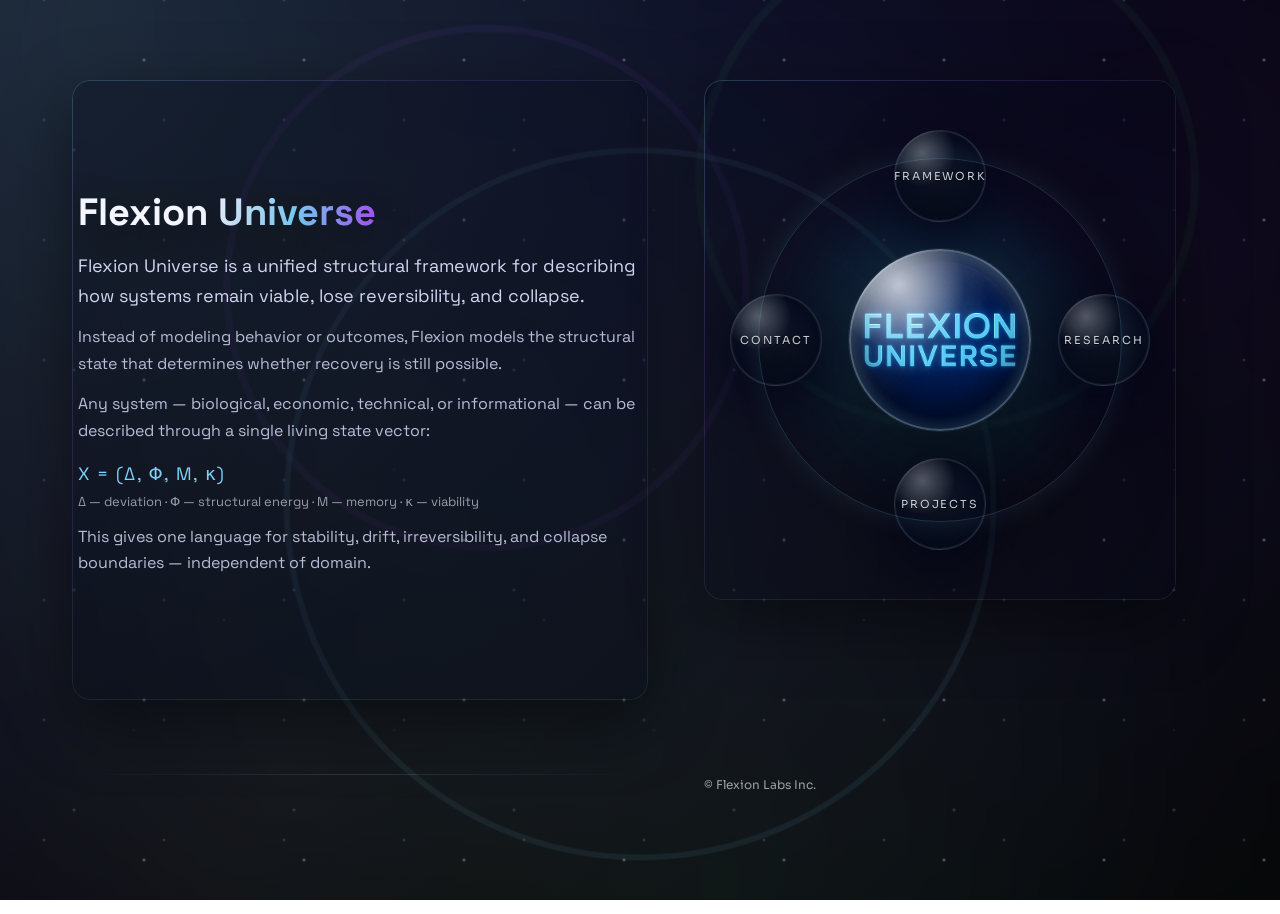
<file: index.html>
<!DOCTYPE html>
<html lang="en">
<head>
  <!-- Google tag (gtag.js) -->
  <script async src="https://www.googletagmanager.com/gtag/js?id=G-0EQL1F0Z2W"></script>
  <script>
    window.dataLayer = window.dataLayer || [];
    function gtag(){dataLayer.push(arguments);}
    gtag('js', new Date());
    gtag('config', 'G-0EQL1F0Z2W');
  </script>

  <meta charset="UTF-8" />
  <meta name="viewport" content="width=device-width, initial-scale=1.0" />
  <title>Flexion Universe</title>

  <link rel="apple-touch-icon" sizes="180x180" href="icons/apple-touch-icon.png">
  <link rel="icon" type="image/png" sizes="32x32" href="icons/favicon-32x32.png">
  <link rel="icon" type="image/png" sizes="16x16" href="icons/favicon-16x16.png">
  <link rel="manifest" href="icons/site.webmanifest">

  <link href="https://fonts.googleapis.com/css2?family=Sora:wght@400;500;600&display=swap" rel="stylesheet" />
  <link rel="stylesheet" href="css/style.css" />
</head>

<body>
  <div class="bg" aria-hidden="true">
    <div class="nebula"></div>
    <div class="rings"></div>
  </div>

  <main class="main">
    <div class="left frame">
      <iframe src="intro-text.html" title="Flexion Universe Intro"></iframe>
    </div>

    <div class="right frame">
      <iframe src="universe-orbit.html" title="Flexion Universe Navigation"></iframe>
    </div> 
     <hr class="hr" />
  <div class="footer">
    <br />© Flexion Labs Inc.
  </div>
  </main>

</body>
</html>
</file>
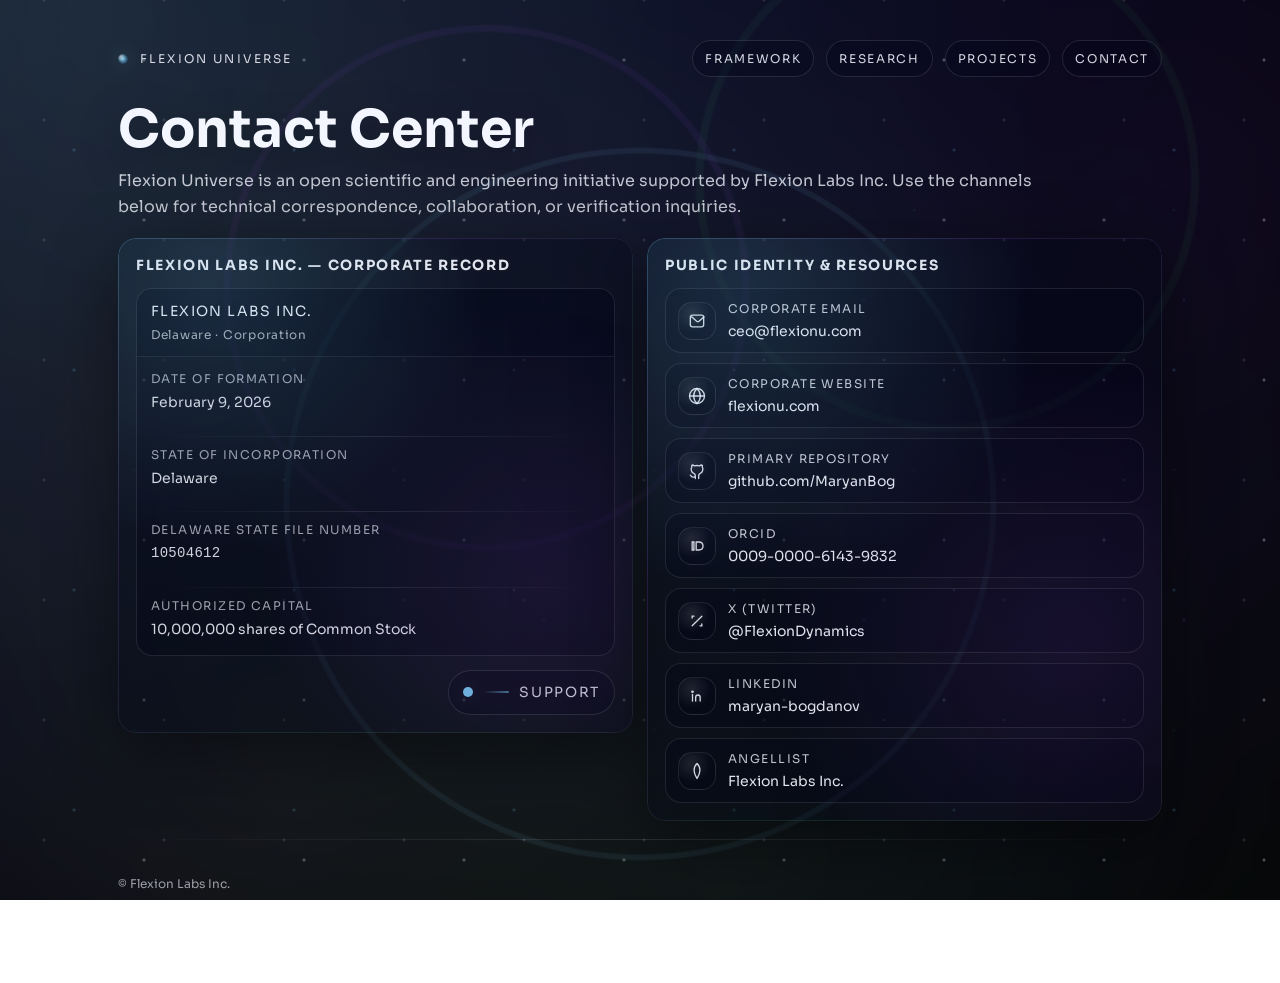
<file: contact.html>
<!DOCTYPE html>
<html lang="en">
<head>
  <!-- Google tag (gtag.js) -->
  <script async src="https://www.googletagmanager.com/gtag/js?id=G-0EQL1F0Z2W"></script>
  <script>
    window.dataLayer = window.dataLayer || [];
    function gtag(){dataLayer.push(arguments);}
    gtag('js', new Date());
    gtag('config', 'G-0EQL1F0Z2W');
  </script>

  <meta charset="UTF-8" />
  <meta name="viewport" content="width=device-width, initial-scale=1.0" />
  <title>Contact — Flexion Universe</title>

  <link rel="apple-touch-icon" sizes="180x180" href="icons/apple-touch-icon.png">
  <link rel="icon" type="image/png" sizes="32x32" href="icons/favicon-32x32.png">
  <link rel="icon" type="image/png" sizes="16x16" href="icons/favicon-16x16.png">
  <link rel="manifest" href="icons/site.webmanifest">

  <link href="https://fonts.googleapis.com/css2?family=Sora:wght@400;500;600&family=Space+Grotesk:wght@400;500;600&display=swap" rel="stylesheet" />
  <link rel="stylesheet" href="css/style.css" />
</head>

<body>
  <div class="bg" aria-hidden="true">
    <div class="nebula"></div>
    <div class="rings"></div>
  </div>

  <div class="container">

    <div class="topbar">
      <a class="brand" href="index.html">
        <div class="brand-dot"></div>
        <span>Flexion Universe</span>
      </a>

      <div class="navlinks">
        <a class="pill" href="framework.html">Framework</a>
        <a class="pill" href="research.html">Research</a>
        <a class="pill" href="projects.html">Projects</a>
        <a class="pill" href="contact.html">Contact</a>
      </div>
    </div>

    <section class="hero">    
      <h1>Contact Center</h1>
    
      <p class="lead">
        Flexion Universe is an open scientific and engineering initiative supported by Flexion Labs Inc.
        Use the channels below for technical correspondence, collaboration, or verification inquiries.
      </p>
    </section>

    <div class="section grid2">

      <!-- LEFT: CORPORATE -->
      <section class="card">
        <h2>Flexion Labs Inc. — Corporate record</h2>

        <div class="registry">
          <div class="registry-head">
            <div class="registry-title">
              <div class="name">Flexion Labs Inc.</div>
              <div class="meta">Delaware · Corporation</div>
            </div>
          </div>

          <div class="registry-body">
            <div class="dl">
              <div class="dt">Date of formation</div>
              <div class="dd">February 9, 2026</div>

              <div class="sep"></div>

              <div class="dt">State of incorporation</div>
              <div class="dd">Delaware</div>

              <div class="sep"></div>

              <div class="dt">Delaware State File Number</div>
              <div class="dd mono">10504612</div>

              <div class="sep"></div>

              <div class="dt">Authorized capital</div>
              <div class="dd">10,000,000 shares of Common Stock</div>
            </div>
          </div>
        </div>

        <div class="support-comet">
          <a href="support.html" class="comet-btn" aria-label="Support">
            <span class="core"></span>
            <span class="tail"></span>
            <span class="text">Support</span>
          </a>
        </div>
      </section>

      <!-- RIGHT: LINKS -->
      <section class="card">
        <h2>Public identity & resources</h2>

        <div class="links">

          <a class="link" href="mailto:ceo@flexionu.com">
            <div class="ico" aria-hidden="true">
              <svg viewBox="0 0 24 24" fill="none"><path d="M4 7.5v9A2.5 2.5 0 0 0 6.5 19h11A2.5 2.5 0 0 0 20 16.5v-9A2.5 2.5 0 0 0 17.5 5h-11A2.5 2.5 0 0 0 4 7.5Z" stroke="currentColor" stroke-width="1.6"/><path d="m5.5 7 6.1 5.2c.8.7 2 .7 2.8 0L20.5 7" stroke="currentColor" stroke-width="1.6" stroke-linecap="round" stroke-linejoin="round"/></svg>
            </div>
            <div class="txt">
              <div class="t">Corporate Email</div>
              <div class="v">ceo@flexionu.com</div>
            </div>
          </a>

          <a class="link" href="https://flexionu.com/" target="_blank" rel="noopener">
            <div class="ico" aria-hidden="true">
              <svg viewBox="0 0 24 24" fill="none"><path d="M12 21a9 9 0 1 0 0-18 9 9 0 0 0 0 18Z" stroke="currentColor" stroke-width="1.6"/><path d="M3.5 12h17" stroke="currentColor" stroke-width="1.6" stroke-linecap="round"/><path d="M12 3c2.6 2.5 4 5.7 4 9s-1.4 6.5-4 9c-2.6-2.5-4-5.7-4-9s1.4-6.5 4-9Z" stroke="currentColor" stroke-width="1.6" stroke-linejoin="round"/></svg>
            </div>
            <div class="txt">
              <div class="t">Corporate Website</div>
              <div class="v">flexionu.com</div>
            </div>
          </a>

          <a class="link" href="https://github.com/MaryanBog" target="_blank" rel="noopener">
            <div class="ico" aria-hidden="true">
              <svg viewBox="0 0 24 24" fill="none"><path d="M9 19c-4 1.5-4-2-5-2m10 4v-3.2c0-.9.3-1.7.9-2.3C17.6 14.5 19 13 19 9.7c0-.9-.2-1.7-.7-2.4.2-.6.2-1.6-.2-2.4 0 0-1-.3-3.2.9a10.9 10.9 0 0 0-5.8 0C6.9 4.6 6 4.9 6 4.9c-.4.8-.4 1.8-.2 2.4-.5.7-.8 1.5-.8 2.4 0 3.3 1.4 4.8 4.1 5.8.6.6.9 1.4.9 2.3V21" stroke="currentColor" stroke-width="1.6" stroke-linecap="round" stroke-linejoin="round"/></svg>
            </div>
            <div class="txt">
              <div class="t">Primary Repository</div>
              <div class="v">github.com/MaryanBog</div>
            </div>
          </a>

          <a class="link" href="https://orcid.org/0009-0000-6143-9832" target="_blank" rel="noopener">
            <div class="ico" aria-hidden="true">
              <svg viewBox="0 0 24 24" fill="none"><path d="M6.2 7.2h2.1v9.6H6.2V7.2Z" stroke="currentColor" stroke-width="1.6"/><path d="M11 7.2h3.2c3 0 5 1.9 5 4.8s-2 4.8-5 4.8H11V7.2Z" stroke="currentColor" stroke-width="1.6" stroke-linejoin="round"/></svg>
            </div>
            <div class="txt">
              <div class="t">ORCID</div>
              <div class="v">0009-0000-6143-9832</div>
            </div>
          </a>

          <a class="link" href="https://x.com/FlexionDynamics" target="_blank" rel="noopener">
            <div class="ico" aria-hidden="true">
              <svg viewBox="0 0 24 24" fill="none"><path d="M17.8 6.2 6.2 17.8M8.4 6.2H6.2v2.2M17.8 15.6v2.2h-2.2" stroke="currentColor" stroke-width="1.6" stroke-linecap="round"/></svg>
            </div>
            <div class="txt">
              <div class="t">X (Twitter)</div>
              <div class="v">@FlexionDynamics</div>
            </div>
          </a>

          <a class="link" href="https://www.linkedin.com/in/maryan-bogdanov-15baa73a8" target="_blank" rel="noopener">
            <div class="ico" aria-hidden="true">
              <svg viewBox="0 0 24 24" fill="none"><path d="M6.6 10.2V18" stroke="currentColor" stroke-width="1.6" stroke-linecap="round"/><path d="M6.6 6.9h0" stroke="currentColor" stroke-width="3.2" stroke-linecap="round"/><path d="M10.4 18v-4.2c0-1.8 1.1-3 2.8-3 1.6 0 2.6 1.1 2.6 3V18" stroke="currentColor" stroke-width="1.6" stroke-linecap="round" stroke-linejoin="round"/></svg>
            </div>
            <div class="txt">
              <div class="t">LinkedIn</div>
              <div class="v">maryan-bogdanov</div>
            </div>
          </a>

          <a class="link" href="https://stack.angellist.com/company/flexion-labs-inc" target="_blank" rel="noopener">
            <div class="ico" aria-hidden="true">
              <svg viewBox="0 0 24 24" fill="none"><path d="M12 3c2.2 2.1 3.5 4.9 3.5 8.1 0 4.1-2.3 7.7-3.5 9.9-1.2-2.2-3.5-5.8-3.5-9.9C8.5 7.9 9.8 5.1 12 3Z" stroke="currentColor" stroke-width="1.6" stroke-linejoin="round"/></svg>
            </div>
            <div class="txt">
              <div class="t">AngelList</div>
              <div class="v">Flexion Labs Inc.</div>
            </div>
          </a>

        </div>
      </section>

    </div>

    <hr class="hr" />
    <div class="footer">
      <br />© Flexion Labs Inc.
    </div>
  </div>
  
</body>
</html>
</file>
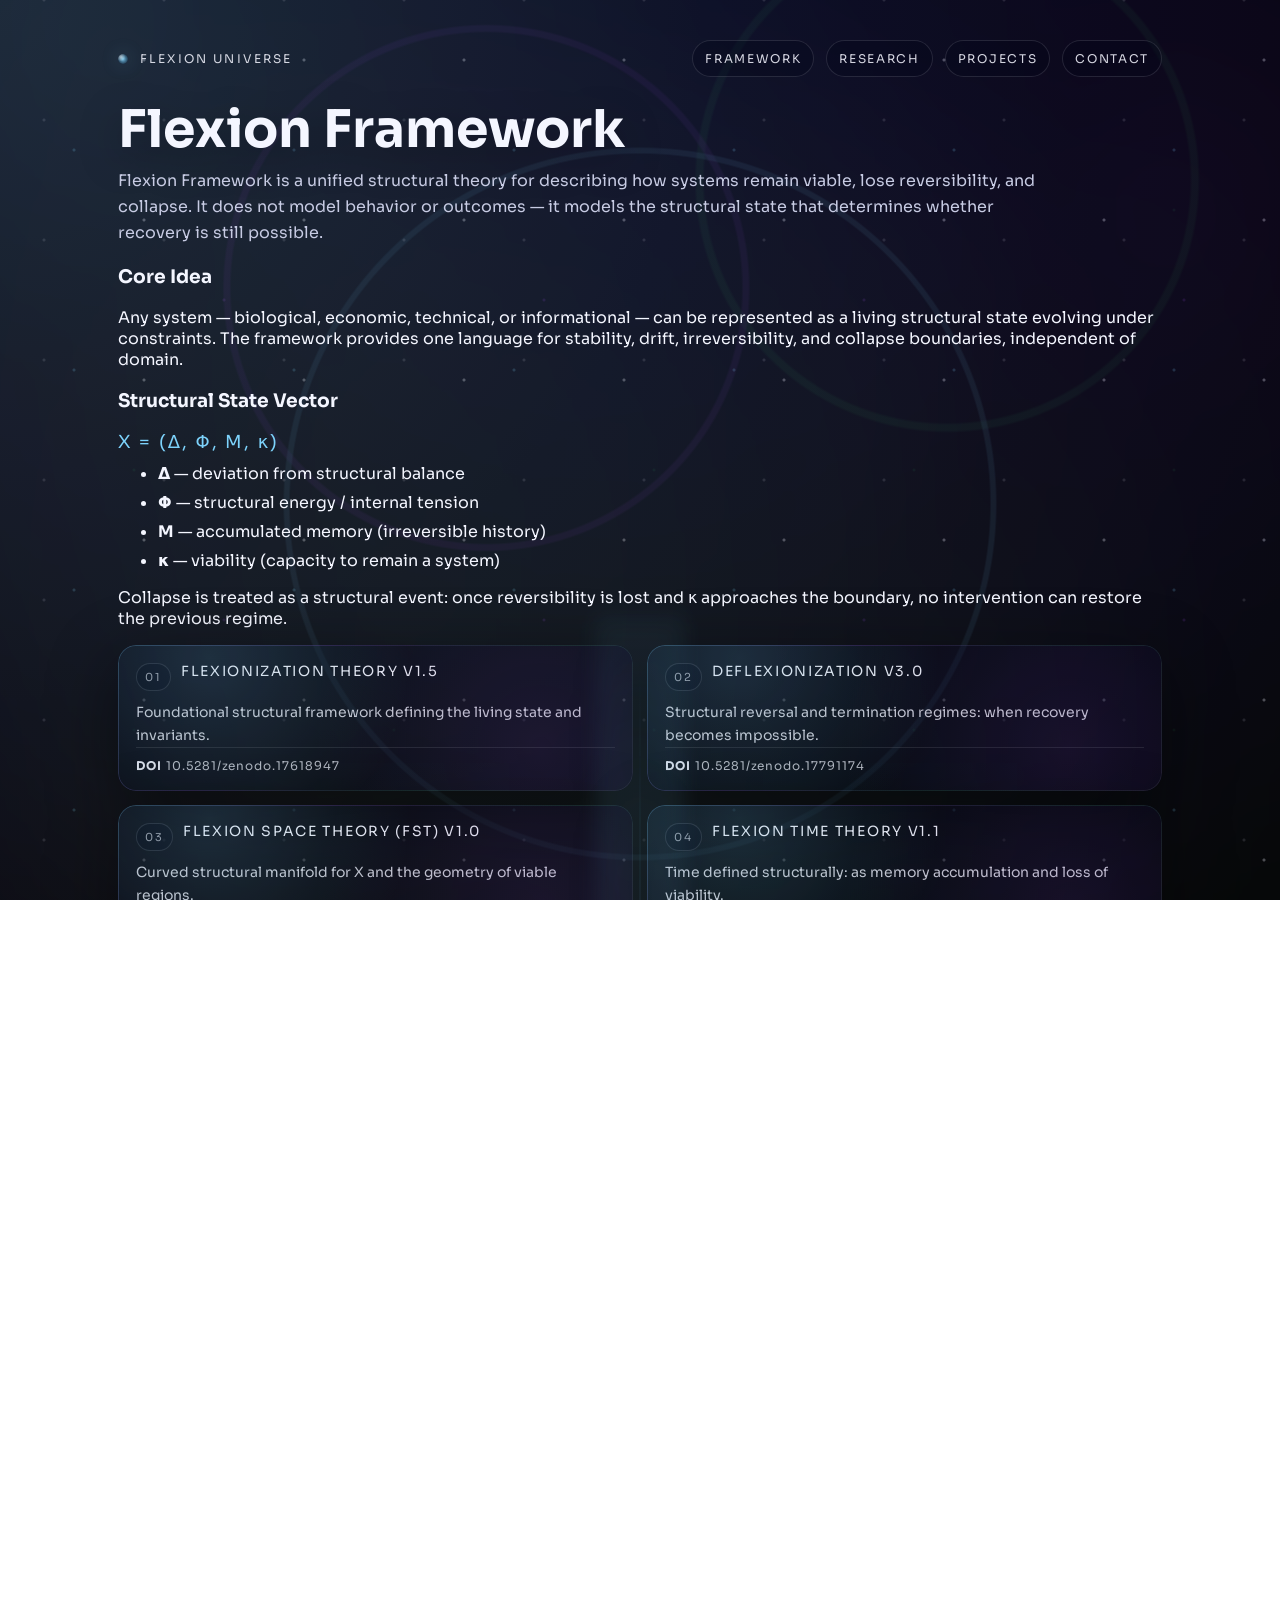
<file: framework.html>
<!DOCTYPE html>
<html lang="en">
<head>
  <!-- Google tag (gtag.js) -->
  <script async src="https://www.googletagmanager.com/gtag/js?id=G-0EQL1F0Z2W"></script>
  <script>
    window.dataLayer = window.dataLayer || [];
    function gtag(){dataLayer.push(arguments);}
    gtag('js', new Date());
    gtag('config', 'G-0EQL1F0Z2W');
  </script>

  <meta charset="UTF-8" />
  <meta name="viewport" content="width=device-width, initial-scale=1.0" />
  <title>Flexion Framework</title>

  <link rel="apple-touch-icon" sizes="180x180" href="icons/apple-touch-icon.png">
  <link rel="icon" type="image/png" sizes="32x32" href="icons/favicon-32x32.png">
  <link rel="icon" type="image/png" sizes="16x16" href="icons/favicon-16x16.png">
  <link rel="manifest" href="icons/site.webmanifest">

  <link href="https://fonts.googleapis.com/css2?family=Sora:wght@400;500;600&display=swap" rel="stylesheet" />

  <link rel="stylesheet" href="css/style.css" />
</head>

<body>
  <div class="bg" aria-hidden="true">
    <div class="nebula"></div>
    <div class="rings"></div>
  </div>

  <div class="container">

    <div class="topbar">
      <a class="brand" href="index.html">
        <div class="brand-dot"></div>
        <span>Flexion Universe</span>
      </a>

      <div class="navlinks">
        <a class="pill" href="framework.html">Framework</a>
        <a class="pill" href="research.html">Research</a>
        <a class="pill" href="projects.html">Projects</a>
        <a class="pill" href="contact.html">Contact</a>
      </div>
    </div>

    <h1>Flexion Framework</h1>

    <section class="hero-block">
      <p class="sub">
        Flexion Framework is a unified structural theory for describing how systems remain viable,
        lose reversibility, and collapse. It does not model behavior or outcomes — it models the
        structural state that determines whether recovery is still possible.
      </p>
    
      <div class="core">
        <h3>Core Idea</h3>
        <p>
          Any system — biological, economic, technical, or informational — can be represented
          as a living structural state evolving under constraints. The framework provides one
          language for stability, drift, irreversibility, and collapse boundaries,
          independent of domain.
        </p>
      </div>
    
      <div class="state-vector">
        <h3>Structural State Vector</h3>
        <div class="formula">X = (Δ, Φ, M, κ)</div>
    
        <ul class="defs">
          <li><b>Δ</b> — deviation from structural balance</li>
          <li><b>Φ</b> — structural energy / internal tension</li>
          <li><b>M</b> — accumulated memory (irreversible history)</li>
          <li><b>κ</b> — viability (capacity to remain a system)</li>
        </ul>
    
        <p class="note">
          Collapse is treated as a structural event: once reversibility is lost and κ approaches
          the boundary, no intervention can restore the previous regime.
        </p>
      </div>
    </section>
    
    <div class="pubs-wrap">
      <div class="pubs">
        <!-- Publications -->

<!-- Publications -->

<a class="pub" href="https://doi.org/10.5281/zenodo.17618947" target="_blank" rel="noopener">
  <div class="title-row">
    <div style="display:flex; gap:10px; align-items:flex-start;">
      <span class="idx">01</span>
      <div class="title">Flexionization Theory V1.5</div>
    </div>
  </div>
  <p class="text">Foundational structural framework defining the living state and invariants.</p>
  <div class="doi"><b>DOI</b> 10.5281/zenodo.17618947</div>
</a>

<a class="pub" href="https://doi.org/10.5281/zenodo.17791174" target="_blank" rel="noopener">
  <div class="title-row">
    <div style="display:flex; gap:10px; align-items:flex-start;">
      <span class="idx">02</span>
      <div class="title">Deflexionization V3.0</div>
    </div>
  </div>
  <p class="text">Structural reversal and termination regimes: when recovery becomes impossible.</p>
  <div class="doi"><b>DOI</b> 10.5281/zenodo.17791174</div>
</a>

<a class="pub" href="https://doi.org/10.5281/zenodo.17687286" target="_blank" rel="noopener">
  <div class="title-row">
    <div style="display:flex; gap:10px; align-items:flex-start;">
      <span class="idx">03</span>
      <div class="title">Flexion Space Theory (FST) V1.0</div>
    </div>
  </div>
  <p class="text">Curved structural manifold for X and the geometry of viable regions.</p>
  <div class="doi"><b>DOI</b> 10.5281/zenodo.17687286</div>
</a>

<a class="pub" href="https://doi.org/10.5281/zenodo.17668314" target="_blank" rel="noopener">
  <div class="title-row">
    <div style="display:flex; gap:10px; align-items:flex-start;">
      <span class="idx">04</span>
      <div class="title">Flexion Time Theory V1.1</div>
    </div>
  </div>
  <p class="text">Time defined structurally: as memory accumulation and loss of viability.</p>
  <div class="doi"><b>DOI</b> 10.5281/zenodo.17668314</div>
</a>

<a class="pub" href="https://doi.org/10.5281/zenodo.17660262" target="_blank" rel="noopener">
  <div class="title-row">
    <div style="display:flex; gap:10px; align-items:flex-start;">
      <span class="idx">05</span>
      <div class="title">Flexion Dynamics V2.0</div>
    </div>
  </div>
  <p class="text">Structural evolution in X: stability, drift, reversibility, termination, constraints.</p>
  <div class="doi"><b>DOI</b> 10.5281/zenodo.17660262</div>
</a>

<a class="pub" href="https://doi.org/10.5281/zenodo.17680661" target="_blank" rel="noopener">
  <div class="title-row">
    <div style="display:flex; gap:10px; align-items:flex-start;">
      <span class="idx">06</span>
      <div class="title">Flexion Field Theory V1.0</div>
    </div>
  </div>
  <p class="text">Structural fields and interaction gradients governing coupled evolution.</p>
  <div class="doi"><b>DOI</b> 10.5281/zenodo.17680661</div>
</a>

<a class="pub" href="https://doi.org/10.5281/zenodo.17695539" target="_blank" rel="noopener">
  <div class="title-row">
    <div style="display:flex; gap:10px; align-items:flex-start;">
      <span class="idx">07</span>
      <div class="title">Flexion Genesis V1.0</div>
    </div>
  </div>
  <p class="text">Structural origin of deviation, memory, and time from symmetry loss.</p>
  <div class="doi"><b>DOI</b> 10.5281/zenodo.17695539</div>
</a>

<a class="pub" href="https://doi.org/10.5281/zenodo.17710529" target="_blank" rel="noopener">
  <div class="title-row">
    <div style="display:flex; gap:10px; align-items:flex-start;">
      <span class="idx">08</span>
      <div class="title">Flexion Entanglement Theory</div>
    </div>
  </div>
  <p class="text">Structural coupling: shared time, co-evolution, and irreversible mutual influence.</p>
  <div class="doi"><b>DOI</b> 10.5281/zenodo.17710529</div>
</a>

<a class="pub" href="https://doi.org/10.5281/zenodo.17726503" target="_blank" rel="noopener">
  <div class="title-row">
    <div style="display:flex; gap:10px; align-items:flex-start;">
      <span class="idx">09</span>
      <div class="title">Flexion Collapse V1.0</div>
    </div>
  </div>
  <p class="text">Structural termination: collapse geometry and irreversible breakdown regimes.</p>
  <div class="doi"><b>DOI</b> 10.5281/zenodo.17726503</div>
</a>

<a class="pub" href="https://doi.org/10.5281/zenodo.17866892" target="_blank" rel="noopener">
  <div class="title-row">
    <div style="display:flex; gap:10px; align-items:flex-start;">
      <span class="idx">10</span>
      <div class="title">Flexion Intelligence Theory (FIT) V3.0</div>
    </div>
  </div>
  <p class="text">Intelligence as viability-preserving navigation in curved state space under constraints.</p>
  <div class="doi"><b>DOI</b> 10.5281/zenodo.17866892</div>
</a>

<a class="pub" href="https://doi.org/10.5281/zenodo.18605691" target="_blank" rel="noopener">
  <div class="title-row">
    <div style="display:flex; gap:10px; align-items:flex-start;">
      <span class="idx">11</span>
      <div class="title">Flexion Observer Theory V1.1</div>
    </div>
  </div>
  <p class="text">Observer as structural boundary: measurement, memory anchoring, and collapse selection.</p>
  <div class="doi"><b>DOI</b> 10.5281/zenodo.18605691</div>
</a>

      </div>
    </div>

    <hr class="hr" />
    <div class="footer">
      <br />© Flexion Labs Inc.
    </div>
  </div>
</body>
</html>
</file>
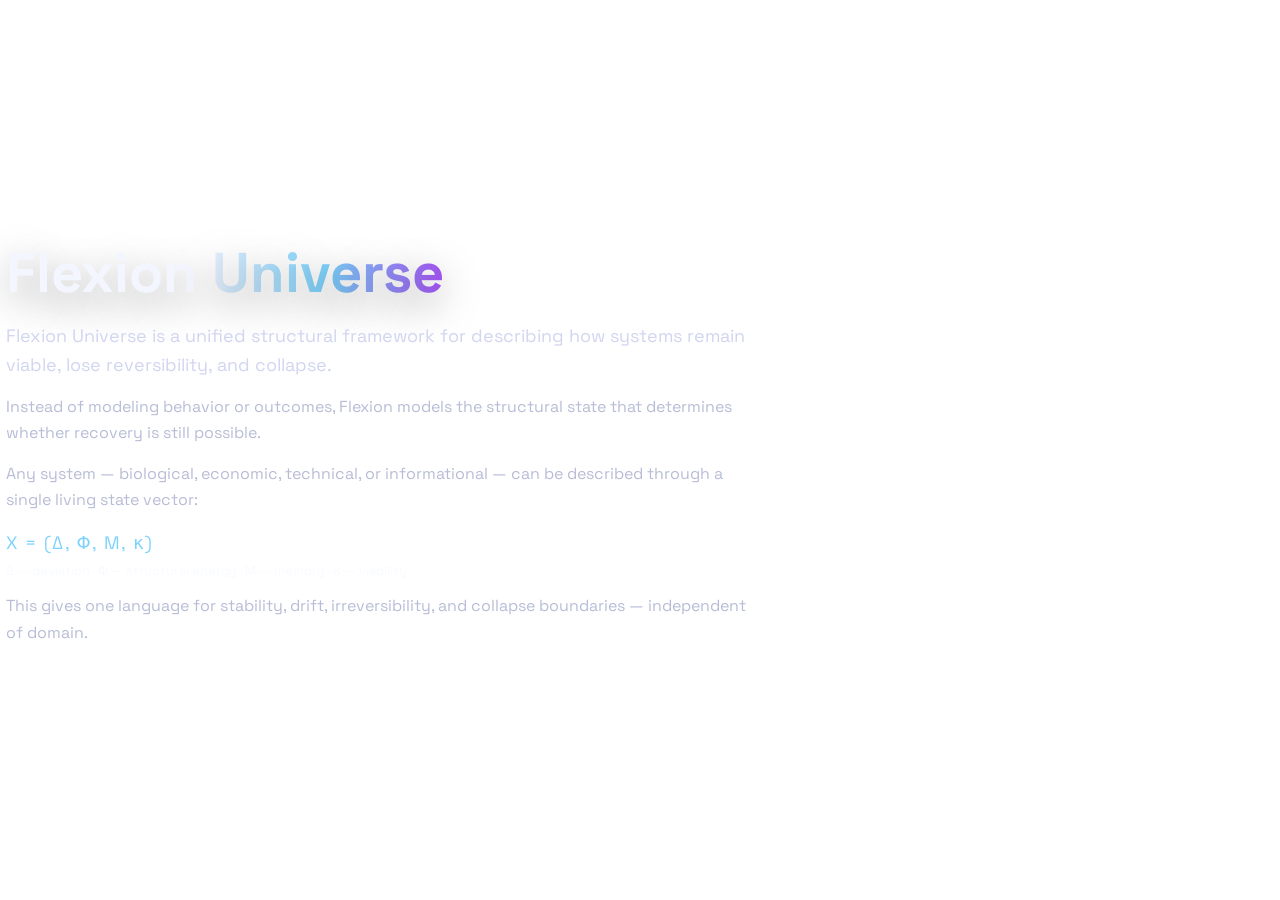
<file: intro-text.html>
<!DOCTYPE html>
<html lang="en">
<head>
  <meta charset="UTF-8" />
  <meta name="viewport" content="width=device-width, initial-scale=1.0" />
  <title>Flexion Universe — Intro</title>

  <link href="https://fonts.googleapis.com/css2?family=Space+Grotesk:wght@300;400;500;600&display=swap" rel="stylesheet" />
  <link rel="stylesheet" href="css/style.css" />
</head>

<body class="intro">
  <div class="wrap">
    <section class="hero">
      <h1>
        Flexion <span class="grad">Universe</span>
      </h1>

      <p class="lead">
        Flexion Universe is a unified structural framework for describing
        how systems remain viable, lose reversibility, and collapse.
      </p>

      <p class="small">
        Instead of modeling behavior or outcomes, Flexion models the
        structural state that determines whether recovery is still possible.
      </p>

      <p class="small">
        Any system — biological, economic, technical, or informational —
        can be described through a single living state vector:
      </p>

      <div class="formula">X = (Δ, Φ, M, κ)</div>
      <div class="formula-note">
        Δ — deviation · Φ — structural energy · M — memory · κ — viability
      </div>

      <p class="small" style="margin-top:14px;">
        This gives one language for stability, drift, irreversibility,
        and collapse boundaries — independent of domain.
      </p>
    </section>
  </div>
</body>
</html>
</file>
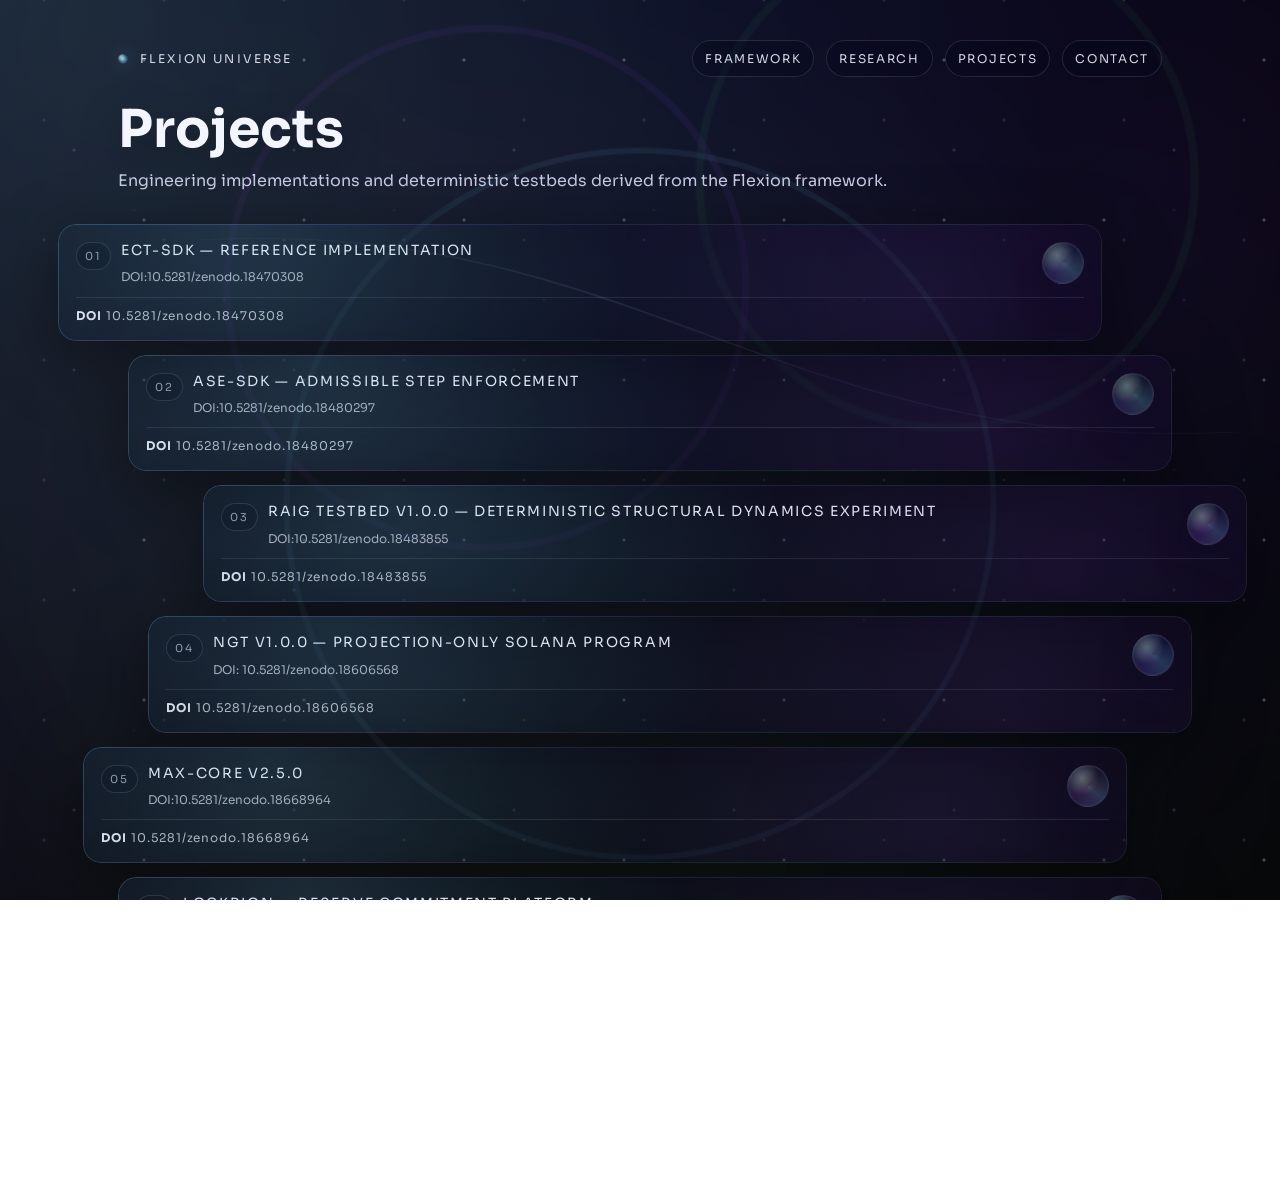
<file: projects.html>
<!DOCTYPE html>
<html lang="en">
<head>
  <!-- Google tag (gtag.js) -->
<script async src="https://www.googletagmanager.com/gtag/js?id=G-0EQL1F0Z2W"></script>
<script>
  window.dataLayer = window.dataLayer || [];
  function gtag(){dataLayer.push(arguments);}
  gtag('js', new Date());
  gtag('config', 'G-0EQL1F0Z2W');
</script>

<meta charset="UTF-8" />
<meta name="viewport" content="width=device-width, initial-scale=1.0" />
<title>Flexion Projects</title>

<link rel="apple-touch-icon" sizes="180x180" href="icons/apple-touch-icon.png">
<link rel="icon" type="image/png" sizes="32x32" href="icons/favicon-32x32.png">
<link rel="icon" type="image/png" sizes="16x16" href="icons/favicon-16x16.png">
<link rel="manifest" href="icons/site.webmanifest">

<link href="https://fonts.googleapis.com/css2?family=Sora:wght@400;500;600&display=swap" rel="stylesheet" />

<link rel="stylesheet" href="css/style.css">
</head>

<body>
<div class="bg" aria-hidden="true">
  <div class="nebula"></div>
  <div class="rings"></div>
</div>

<div class="container">

  <div class="topbar">
    <a class="brand" href="index.html">
      <div class="brand-dot"></div>
      <span>Flexion Universe</span>
    </a>

    <div class="navlinks">
      <a class="pill" href="framework.html">Framework</a>
      <a class="pill" href="research.html">Research</a>
      <a class="pill" href="projects.html">Projects</a>
      <a class="pill" href="contact.html">Contact</a>
    </div>
  </div>

  <h1>Projects</h1>
  <p class="sub">
    Engineering implementations and deterministic testbeds derived from the Flexion framework.
  </p>

  <div class="arc-wrap">

    <svg class="arm" viewBox="0 0 1200 260" preserveAspectRatio="none" aria-hidden="true">
      <defs>
        <linearGradient id="armg" x1="0" y1="0" x2="1" y2="1">
          <stop offset="0" stop-color="rgba(125,211,252,0.0)"/>
          <stop offset="0.35" stop-color="rgba(125,211,252,0.22)"/>
          <stop offset="0.65" stop-color="rgba(168,85,247,0.18)"/>
          <stop offset="1" stop-color="rgba(74,222,128,0.0)"/>
        </linearGradient>
      </defs>
      <path d="M80 34 C 520 10, 660 250, 1120 226" fill="none" stroke="url(#armg)" stroke-width="2"/>
      <path d="M80 34 C 520 10, 660 250, 1120 226" fill="none" stroke="rgba(244,246,255,0.06)" stroke-width="1"/>
    </svg>

    <div class="list">

      <!-- 01 -->
      <a class="item" href="https://doi.org/10.5281/zenodo.18470308" target="_blank" rel="noopener">
        <div class="title-row">
          <div class="left-head">
            <span class="idx">01</span>
            <div style="display:flex; flex-direction:column; gap:8px; min-width:0;">
              <div class="title">ECT-SDK — Reference Implementation</div>
              <p class="small">DOI:10.5281/zenodo.18470308</p>
            </div>
          </div>
          <span class="galaxy g1" aria-hidden="true"></span>
        </div>
        <div class="doi"><b>DOI</b> 10.5281/zenodo.18470308</div>
      </a>

      <!-- 02 -->
      <a class="item" href="https://doi.org/10.5281/zenodo.18480297" target="_blank" rel="noopener">
        <div class="title-row">
          <div class="left-head">
            <span class="idx">02</span>
            <div style="display:flex; flex-direction:column; gap:8px; min-width:0;">
              <div class="title">ASE-SDK — Admissible Step Enforcement</div>
              <p class="small">DOI:10.5281/zenodo.18480297</p>
            </div>
          </div>
          <span class="galaxy g2" aria-hidden="true"></span>
        </div>
        <div class="doi"><b>DOI</b> 10.5281/zenodo.18480297</div>
      </a>

      <!-- 03 -->
      <a class="item" href="https://doi.org/10.5281/zenodo.18483855" target="_blank" rel="noopener">
        <div class="title-row">
          <div class="left-head">
            <span class="idx">03</span>
            <div style="display:flex; flex-direction:column; gap:8px; min-width:0;">
              <div class="title">RAIG Testbed v1.0.0 — Deterministic Structural Dynamics Experiment</div>
              <p class="small">DOI:10.5281/zenodo.18483855</p>
            </div>
          </div>
          <span class="galaxy g3" aria-hidden="true"></span>
        </div>
        <div class="doi"><b>DOI</b> 10.5281/zenodo.18483855</div>
      </a>

      <!-- 04 -->
      <a class="item" href="https://doi.org/10.5281/zenodo.18606568" target="_blank" rel="noopener">
        <div class="title-row">
          <div class="left-head">
            <span class="idx">04</span>
            <div style="display:flex; flex-direction:column; gap:8px; min-width:0;">
              <div class="title">NGT V1.0.0 — Projection-Only Solana Program </div>
              <p class="small">DOI: 10.5281/zenodo.18606568</p>
            </div>
          </div>
          <span class="galaxy g4" aria-hidden="true"></span>
        </div>
        <div class="doi"><b>DOI</b> 10.5281/zenodo.18606568</div>
      </a>

      <!-- 05 (no DOI yet) -->
      <a class="item" href="https://doi.org/10.5281/zenodo.18668964" target="_blank" rel="noopener">
        <div class="title-row">
          <div class="left-head">
            <span class="idx">05</span>
            <div style="display:flex; flex-direction:column; gap:8px; min-width:0;">
              <div class="title">MAX-Core v2.5.0</div>
              <p class="small">DOI:10.5281/zenodo.18668964</p>
            </div>
          </div>
          <span class="galaxy g5" aria-hidden="true"></span>
        </div>
        <div class="doi"><b>DOI</b> 10.5281/zenodo.18668964</div>
      </a>

      <!-- 06 -->
<a class="item" href="https://lockrion.com/" target="_blank" rel="noopener">
  <div class="title-row">
    <div class="left-head">
      <span class="idx">06</span>
      <div style="display:flex; flex-direction:column; gap:8px; min-width:0;">
        <div class="title">Lockrion — Reserve Commitment Platform</div>
        <p class="small">Website · GitHub · Support</p>
      </div>
    </div>
    <span class="galaxy g1" aria-hidden="true"></span>
  </div>

  <div class="doi">
    <b>Website</b> lockrion.com<br>
    <b>Email</b> support@lockrion.com<br>
    <b>GitHub</b> github.com/MaryanBog/Lockrion
  </div>
</a>

    </div>
  </div>
  <hr class="hr" />
  <div class="footer">
    <br />© Flexion Labs Inc.
  </div>

</div>
</body>
</html>
</file>
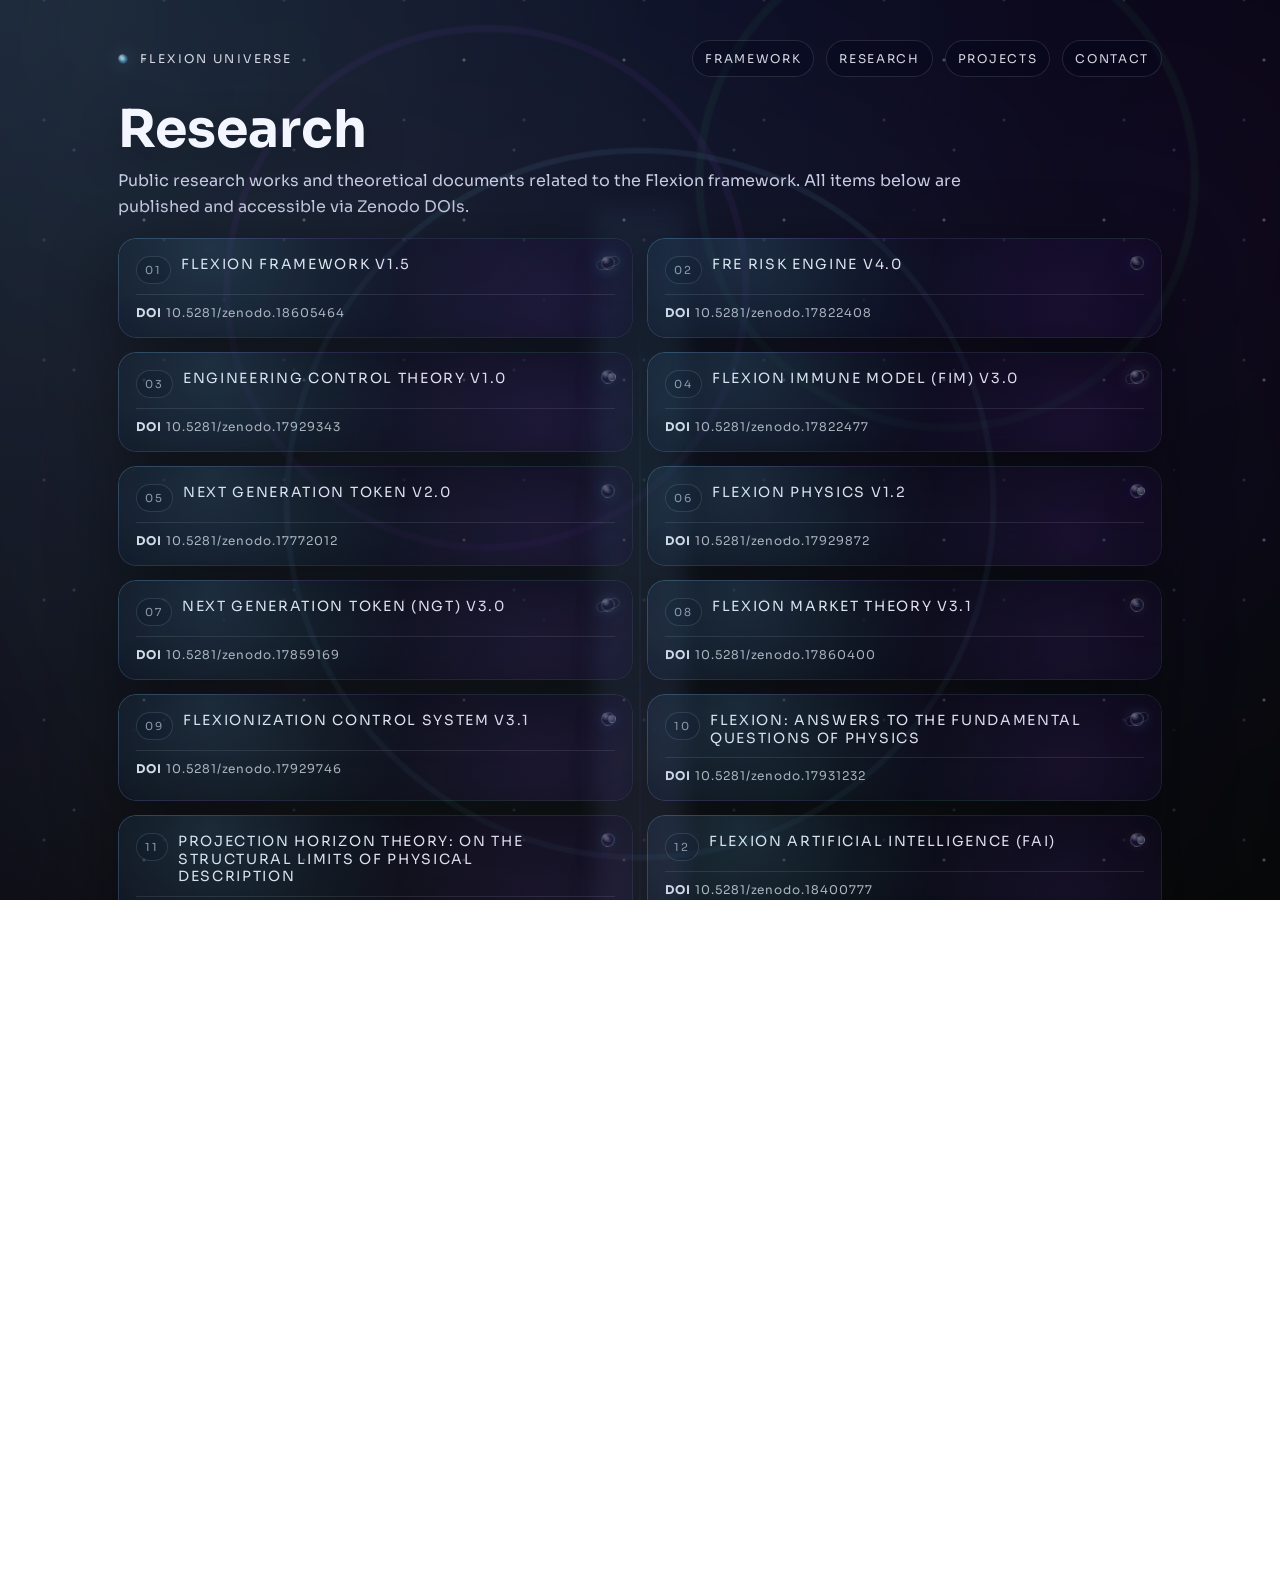
<file: research.html>
<!DOCTYPE html>
<html lang="en">
<head>
  <!-- Google tag (gtag.js) -->
<script async src="https://www.googletagmanager.com/gtag/js?id=G-0EQL1F0Z2W"></script>
<script>
  window.dataLayer = window.dataLayer || [];
  function gtag(){dataLayer.push(arguments);}
  gtag('js', new Date());
  gtag('config', 'G-0EQL1F0Z2W');
</script>

<meta charset="UTF-8" />
<meta name="viewport" content="width=device-width, initial-scale=1.0" />
<title>Flexion Research</title>

<link rel="apple-touch-icon" sizes="180x180" href="icons/apple-touch-icon.png">
<link rel="icon" type="image/png" sizes="32x32" href="icons/favicon-32x32.png">
<link rel="icon" type="image/png" sizes="16x16" href="icons/favicon-16x16.png">
<link rel="manifest" href="icons/site.webmanifest">

<link href="https://fonts.googleapis.com/css2?family=Sora:wght@400;500;600&display=swap" rel="stylesheet" />

<link rel="stylesheet" href="css/style.css">
</head>

<body>
<div class="bg" aria-hidden="true">
  <div class="nebula"></div>
  <div class="rings"></div>
</div>

<div class="container">

  <div class="topbar">
    <a class="brand" href="index.html">
      <div class="brand-dot"></div>
      <span>Flexion Universe</span>
    </a>

    <div class="navlinks">
      <a class="pill" href="framework.html">Framework</a>
      <a class="pill" href="research.html">Research</a>
      <a class="pill" href="projects.html">Projects</a>
      <a class="pill" href="contact.html">Contact</a>
    </div>
  </div>

  <h1>Research</h1>
  <p class="sub">
    Public research works and theoretical documents related to the Flexion framework.
    All items below are published and accessible via Zenodo DOIs.
  </p>

  <div class="pubs-wrap">
    <div class="pubs" id="list"></div>
  </div>

  <hr class="hr" />
  <div class="footer">
    <br />© Flexion Labs Inc.
  </div>
</div>

<script>
/**
 * Exact titles + DOIs from user (19 items).
 * No tags. No filters. No search. No sort.
 */
const ITEMS = [
  { title: "Flexion Framework V1.5", doi: "10.5281/zenodo.18605464" },
  { title: "FRE Risk Engine V4.0", doi: "10.5281/zenodo.17822408" },
  { title: "Engineering Control Theory V1.0", doi: "10.5281/zenodo.17929343" },
  { title: "Flexion Immune Model (FIM) V3.0", doi: "10.5281/zenodo.17822477" },
  { title: "Next Generation Token V2.0", doi: "10.5281/zenodo.17772012" },
  { title: "Flexion Physics V1.2", doi: "10.5281/zenodo.17929872" },
  { title: "Next Generation Token (NGT) V3.0", doi: "10.5281/zenodo.17859169" },
  { title: "Flexion Market Theory V3.1", doi: "10.5281/zenodo.17860400" },
  { title: "Flexionization Control System V3.1", doi: "10.5281/zenodo.17929746" },
  { title: "Flexion: Answers to the Fundamental Questions of Physics", doi: "10.5281/zenodo.17931232" },
  { title: "Projection Horizon Theory: On the Structural Limits of Physical Description", doi: "10.5281/zenodo.18402112" },
  { title: "Flexion Artificial Intelligence (FAI)", doi: "10.5281/zenodo.18400777" },
  { title: "Geonics-Sciences V3.1", doi: "10.5281/zenodo.18164563" },
  { title: "Structural Limits of Long-Horizon Security", doi: "10.5281/zenodo.18503251" },
  { title: "Flexion Chemistry V1.0", doi: "10.5281/zenodo.18523996" },
  { title: "Flexion: Answers to the Fundamental Questions of Chemistry", doi: "10.5281/zenodo.18524134" },
  { title: "Flexion Biology V1.0: Biological Structure as a Regime of Matter", doi: "10.5281/zenodo.18524226" },
  { title: "Flexion: Answers to the Fundamental Questions of Biology", doi: "10.5281/zenodo.18524284" },
  { title: "Flexion Physiology v1.0", doi: "10.5281/zenodo.18606274" },
];

function escapeHtml(s){
  return String(s)
    .replaceAll("&","&amp;")
    .replaceAll("<","&lt;")
    .replaceAll(">","&gt;")
    .replaceAll('"',"&quot;")
    .replaceAll("'","&#39;");
}

function planetVariant(i){
  const glowN = (i % 4) + 1;
  const glow = glowN === 1 ? "" : " v" + glowN;
  const shape = (i % 3 === 0) ? " ring" : (i % 3 === 1) ? " band" : " moon";
  return glow + shape;
}

function renderCard(item, i){
  const href = "https://doi.org/" + item.doi;
  const idx = String(i+1).padStart(2,"0");

  return `
    <a class="pub" href="${href}" target="_blank" rel="noopener">
      <div class="title-row">
        <div style="display:flex; gap:10px; align-items:flex-start;">
          <span class="idx">${idx}</span>
          <div class="title">${escapeHtml(item.title)}</div>
        </div>
        <span class="planet${planetVariant(i)}" aria-hidden="true"></span>
      </div>

      <div class="doi"><b>DOI</b> ${escapeHtml(item.doi)}</div>
    </a>
  `;
}

document.getElementById("list").innerHTML =
  ITEMS.map((it, i) => renderCard(it, i)).join("");
</script>

</body>
</html>
</file>
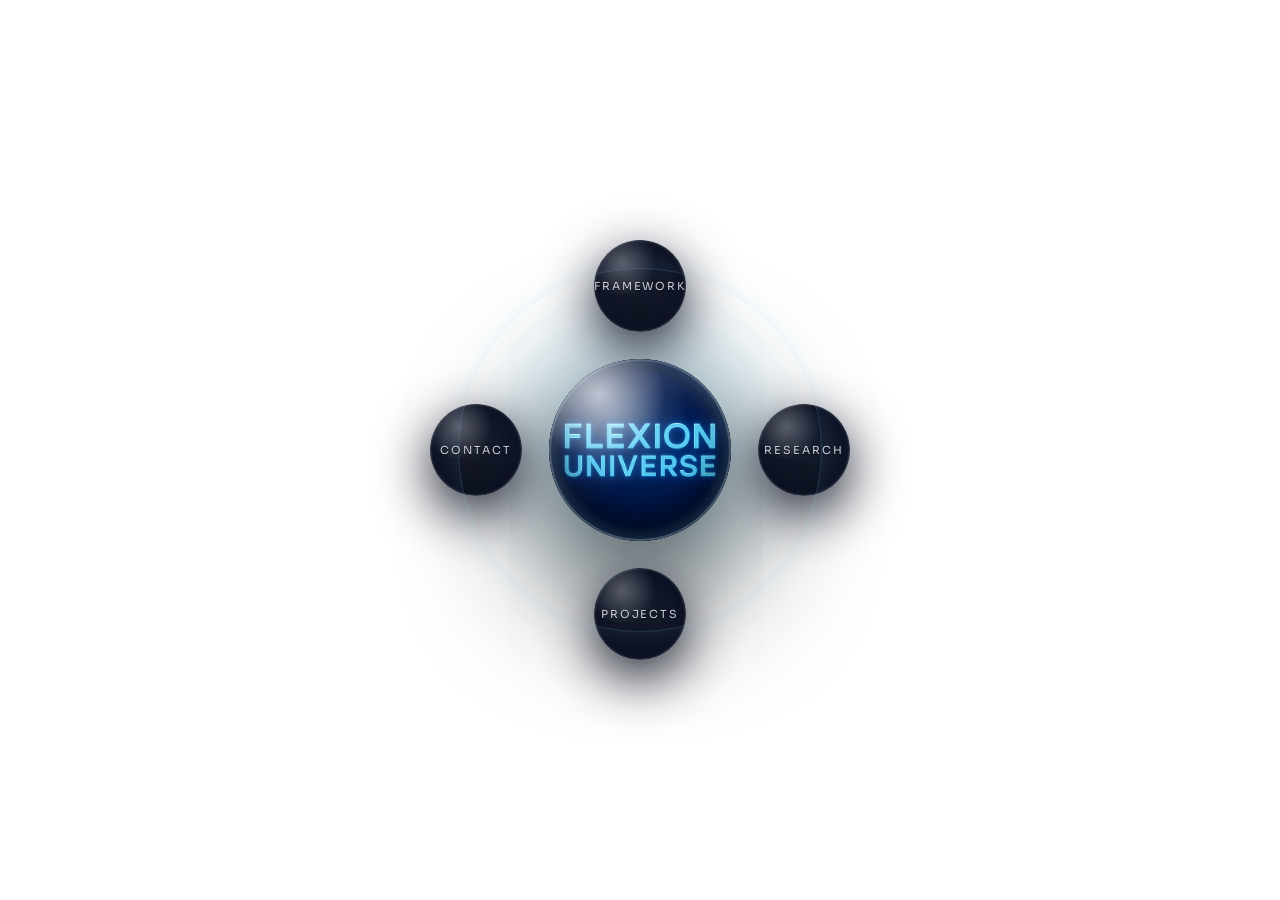
<file: universe-orbit.html>
<!DOCTYPE html>
<html lang="en">
<head>
  <meta charset="UTF-8" />
  <meta name="viewport" content="width=device-width, initial-scale=1.0" />
  <title>Flexion Universe — Orbit</title>

  <link href="https://fonts.googleapis.com/css2?family=Sora:wght@400;500;600&display=swap" rel="stylesheet" />
  <link rel="stylesheet" href="css/style.css" />
</head>

<body class="orbit">
  <div class="system">

    <a class="center" href="index.html" target="_top" aria-label="Flexion Universe">
      <img src="Baner-FU.png" alt="Flexion Universe Logo">
    </a>

    <div class="orbit">
      <a class="node framework" href="framework.html" target="_top"><span>Framework</span></a>
      <a class="node research"  href="research.html"  target="_top"><span>Research</span></a>
      <a class="node projects"  href="projects.html"  target="_top"><span>Projects</span></a>
      <a class="node contact"   href="contact.html"   target="_top"><span>Contact</span></a>
    </div>

  </div>
</body>
</html>
</file>
<file: css/style.css>
/* =========================
   Flexion Universe — Unified Styles
   ========================= */

/* ---- Theme ---- */
:root{
    --bg1:#111827;
    --bg2:#020617;
    --fg:#f4f6ff;
    --muted2:#c7cbe3;
    --accent:#7dd3fc;
    --shadow: 0 24px 80px rgba(0,0,0,0.45);
  }
  
  *{ box-sizing:border-box; }
  html,body{ height:100%; }
  
  body:not(.intro):not(.orbit){
    margin:0;
    font-family:"Sora", system-ui, sans-serif;
    color:var(--fg);
    background: radial-gradient(circle at top left, var(--bg1) 0, var(--bg2) 45%, #000 100%);
    overflow-x:hidden;
  }
  
  a{ color:inherit; text-decoration:none; }
  
  .container{
    max-width: 1100px;
    margin: 0 auto;
    padding: 40px 28px 90px;
  }
  
  /* =========================
     Space background (shared)
     ========================= */
  .bg{
    position: fixed;
    inset: 0;
    z-index: -2;
    pointer-events: none;
    overflow: hidden;
  }
  .bg::before,
  .bg::after{
    content:"";
    position:absolute;
    inset:-20%;
    background-repeat: repeat;
    opacity: .55;
    transform: translateZ(0);
  }
  .bg::before{
    background-image:
      radial-gradient(circle, rgba(244,246,255,.55) 0 1px, transparent 2px),
      radial-gradient(circle, rgba(125,211,252,.35) 0 1px, transparent 2px),
      radial-gradient(circle, rgba(168,85,247,.25) 0 1px, transparent 2px);
    background-size: 160px 160px, 220px 220px, 320px 320px;
    animation: driftA 140s linear infinite;
  }
  .bg::after{
    background-image:
      radial-gradient(circle, rgba(244,246,255,.35) 0 1px, transparent 2px),
      radial-gradient(circle, rgba(74,222,128,.18) 0 1px, transparent 2px);
    background-size: 120px 120px, 260px 260px;
    opacity: .35;
    animation: driftB 220s linear infinite;
  }
  .nebula{
    position:absolute;
    inset:-20%;
    background:
      radial-gradient(circle at 20% 15%, rgba(125,211,252,.12), transparent 55%),
      radial-gradient(circle at 80% 30%, rgba(168,85,247,.10), transparent 58%),
      radial-gradient(circle at 55% 85%, rgba(74,222,128,.08), transparent 60%),
      radial-gradient(circle at 30% 75%, rgba(251,146,60,.08), transparent 62%);
    filter: blur(14px);
    opacity: .9;
  }
  .rings{
    position:absolute;
    inset:-10%;
    opacity: .35;
    background:
      radial-gradient(circle at 50% 55%, transparent 0 36%, rgba(125,211,252,.22) 36.2% 36.6%, transparent 36.8%),
      radial-gradient(circle at 40% 35%, transparent 0 22%, rgba(168,85,247,.18) 22.2% 22.6%, transparent 22.8%),
      radial-gradient(circle at 70% 25%, transparent 0 18%, rgba(74,222,128,.14) 18.2% 18.6%, transparent 18.8%);
    filter: blur(0.2px);
    animation: slowSpin 240s linear infinite;
    transform-origin: 50% 50%;
  }
  
  @keyframes driftA{ from{ transform: translate3d(0,0,0);} to{ transform: translate3d(-120px, 140px, 0);} }
  @keyframes driftB{ from{ transform: translate3d(0,0,0);} to{ transform: translate3d(160px, -120px, 0);} }
  @keyframes slowSpin{ from{ transform: rotate(0deg);} to{ transform: rotate(360deg);} }
  
  /* =========================
     Top nav (shared)
     ========================= */
  .topbar{
    display:flex;
    align-items:center;
    justify-content:space-between;
    gap:16px;
    margin-bottom: 26px;
  }
  .brand{
    display:flex;
    align-items:center;
    gap:12px;
  }
  .brand-dot{
    width:10px; height:10px; border-radius:50%;
    background: radial-gradient(circle at 30% 30%, rgba(255,255,255,.55), transparent 45%),
                radial-gradient(circle at 50% 50%, rgba(125,211,252,.9), rgba(2,6,23,1));
    box-shadow: 0 0 18px rgba(125,211,252,.25);
  }
  .brand span{
    letter-spacing:.18em;
    text-transform:uppercase;
    font-size:12px;
    color: rgba(244,246,255,.86);
  }
  .navlinks{
    display:flex;
    gap:12px;
    flex-wrap:wrap;
  }
  .pill{
    font-size:12px;
    letter-spacing:.14em;
    text-transform:uppercase;
    padding:10px 12px;
    border-radius: 999px;
    background: rgba(2,6,23,0.30);
    border: 1px solid rgba(244,246,255,0.12);
    color: rgba(244,246,255,0.86);
  }
  .pill:hover{ border-color: rgba(125,211,252,0.35); }
  
  /* =========================
     Page headers (shared)
     ========================= */
  h1{
    margin: 8px 0 10px;
    font-size: clamp(34px, 4.6vw, 52px);
    line-height: 1.05;
  }
  .sub{
    margin: 0 0 18px;
    max-width: 920px;
    color: var(--muted2);
    line-height: 1.65;
    font-size: 16px;
  }
  .counter{
    margin: 0 0 18px;
    font-size: 12px;
    color: rgba(244,246,255,0.72);
    letter-spacing: .10em;
    text-transform: uppercase;
  }
  
  /* =========================
     Framework / Research cards (pubs)
     ========================= */
  .pubs-wrap{ position: relative; }
  
  @media (min-width: 821px){
    .pubs-wrap::before{
      content:"";
      position:absolute;
      top: 0;
      bottom: 0;
      left: 50%;
      width: 1px;
      transform: translateX(-0.5px);
      background: linear-gradient(
        180deg,
        transparent,
        rgba(125,211,252,0.22),
        rgba(168,85,247,0.18),
        rgba(74,222,128,0.14),
        transparent
      );
      opacity: .75;
      pointer-events:none;
    }
    .pubs-wrap::after{
      content:"";
      position:absolute;
      top: -30px;
      bottom: -30px;
      left: 50%;
      width: 90px;
      transform: translateX(-45px);
      background:
        radial-gradient(circle at 50% 20%, rgba(125,211,252,.12), transparent 60%),
        radial-gradient(circle at 50% 55%, rgba(168,85,247,.10), transparent 62%),
        radial-gradient(circle at 50% 85%, rgba(74,222,128,.08), transparent 64%);
      filter: blur(10px);
      opacity: .70;
      pointer-events:none;
    }
  }
  
  .pubs{
    display:grid;
    grid-template-columns: repeat(2, minmax(0,1fr));
    gap:14px;
    position: relative;
    z-index: 0;
  }
  
  @media (max-width: 820px){
    .pubs{ grid-template-columns: 1fr; }
  }
  
  .pub{
    position:relative;
    background: rgba(2,6,23,0.34);
    border-radius: 18px;
    padding: 18px;
    overflow:hidden;
    box-shadow: 0 20px 70px rgba(0,0,0,0.45);
    transition: transform .18s ease, box-shadow .18s ease;
  }
  .pub::before{
    content:"";
    position:absolute;
    inset:0;
    padding:1px;
    border-radius: 18px;
    background: linear-gradient(135deg,
      rgba(125,211,252,.35),
      rgba(168,85,247,.25),
      rgba(74,222,128,.18),
      rgba(244,246,255,.12)
    );
    -webkit-mask: linear-gradient(#000 0 0) content-box, linear-gradient(#000 0 0);
    -webkit-mask-composite: xor;
    mask-composite: exclude;
    opacity:.70;
    pointer-events:none;
  }
  .pub::after{
    content:"";
    position:absolute;
    inset:-1px;
    background:
      radial-gradient(circle at 18% 10%, rgba(125,211,252,.18), transparent 45%),
      radial-gradient(circle at 82% 70%, rgba(168,85,247,.12), transparent 52%);
    opacity:.85;
    pointer-events:none;
  }
  .pub:hover{
    transform: translateY(-3px);
    box-shadow: 0 28px 110px rgba(0,0,0,0.55);
  }
  
  .title-row{
    position:relative;
    display:flex;
    align-items:flex-start;
    justify-content:space-between;
    gap:12px;
    margin-bottom: 10px;
  }
  
  .idx{
    font-size: 11px;
    letter-spacing: .18em;
    text-transform: uppercase;
    color: rgba(244,246,255,0.58);
    background: rgba(2,6,23,0.35);
    border: 1px solid rgba(244,246,255,0.12);
    padding: 6px 8px;
    border-radius: 999px;
    flex: 0 0 auto;
  }
  
  .title{
    font-size:14px;
    letter-spacing:.12em;
    text-transform:uppercase;
    color: rgba(244,246,255,0.92);
    line-height:1.25;
    min-width:0;
  }
  
  .text{
    margin:0;
    color: rgba(244,246,255,0.78);
    line-height: 1.65;
    font-size: 14px;
  }
  
  .doi{
    position:relative;
    font-size:12px;
    letter-spacing:.08em;
    color: rgba(244,246,255,0.72);
    border-top:1px solid rgba(244,246,255,0.10);
    padding-top:10px;
  }
  .doi b{ color: rgba(244,246,255,0.90); }
  
  /* state block (framework equation card) */
  .state{
    margin-top: 10px;
    padding: 14px 14px;
    border-radius: 16px;
    background: rgba(2,6,23,0.30);
    border: 1px solid rgba(244,246,255,0.10);
  }
  .formula{
    font-size: 18px;
    letter-spacing: .12em;
    color: var(--accent);
  }
  .defs{
    margin-top: 10px;
    display:grid;
    grid-template-columns: 1fr;
    gap:8px;
  }
  .def{
    color: rgba(244,246,255,0.78);
    font-size: 13px;
    line-height: 1.55;
  }
  .def b{ color: rgba(244,246,255,0.92); }
  
  /* =========================
     Projects page (arc list)
     ========================= */
  .arc-wrap{
    position: relative;
    padding: 12px 0 6px;
  }
  
  /* decorative arm line (svg) */
  .arm{
    position:absolute;
    left: 0;
    right: 0;
    top: -6px;
    height: 260px;
    pointer-events:none;
    opacity:.65;
    filter: drop-shadow(0 0 18px rgba(125,211,252,.12));
  }
  @media (max-width: 820px){
    .arm{ display:none; }
  }
  
  .list{
    position: relative;
    display:grid;
    grid-template-columns: 1fr;
    gap:14px;
    z-index:1;
  }
  
  /* arc shifts */
  .item{ --shift: 0px; transform: translateX(var(--shift)); }
  .list .item:nth-child(1){ --shift: -60px; }
  .list .item:nth-child(2){ --shift:  10px; }
  .list .item:nth-child(3){ --shift:  85px; }
  .list .item:nth-child(4){ --shift:  30px; }
  .list .item:nth-child(5){ --shift: -35px; }
  
  @media (max-width: 820px){
    .item{ transform:none; }
  }
  
  .item{
    position:relative;
    background: rgba(2,6,23,0.34);
    border-radius: 18px;
    padding: 18px;
    overflow:hidden;
    box-shadow: 0 20px 70px rgba(0,0,0,0.45);
    transition: transform .18s ease, box-shadow .18s ease;
  }
  .item::before{
    content:"";
    position:absolute;
    inset:0;
    padding:1px;
    border-radius: 18px;
    background: linear-gradient(135deg,
      rgba(125,211,252,.35),
      rgba(168,85,247,.25),
      rgba(74,222,128,.18),
      rgba(244,246,255,.12)
    );
    -webkit-mask: linear-gradient(#000 0 0) content-box, linear-gradient(#000 0 0);
    -webkit-mask-composite: xor;
    mask-composite: exclude;
    opacity:.70;
    pointer-events:none;
  }
  .item::after{
    content:"";
    position:absolute;
    inset:-1px;
    background:
      radial-gradient(circle at 18% 10%, rgba(125,211,252,.18), transparent 45%),
      radial-gradient(circle at 82% 70%, rgba(168,85,247,.12), transparent 52%);
    opacity:.85;
    pointer-events:none;
  }
  .item:hover{
    transform: translateX(var(--shift)) translateY(-3px);
    box-shadow: 0 28px 110px rgba(0,0,0,0.55);
  }
  
  .left-head{
    display:flex;
    gap:10px;
    align-items:flex-start;
    min-width:0;
  }
  
  /* galaxy badge */
  .galaxy{
    width: 42px;
    height: 42px;
    border-radius: 999px;
    position: relative;
    flex: 0 0 auto;
    border: 1px solid rgba(244,246,255,0.14);
    background:
      radial-gradient(circle at 35% 30%, rgba(255,255,255,.30), transparent 45%),
      radial-gradient(circle at 55% 65%, rgba(0,0,0,.30), transparent 62%),
      radial-gradient(circle at 50% 50%, rgba(15,23,42,.95), rgba(2,6,23,.98));
    box-shadow:
      0 14px 30px rgba(2,6,23,.65),
      inset 0 0 0 1px rgba(255,255,255,.05);
    overflow:hidden;
  }
  .galaxy::before{
    content:"";
    position:absolute;
    inset:-18px;
    border-radius: 999px;
    background:
      conic-gradient(from 40deg,
        rgba(125,211,252,.00),
        rgba(125,211,252,.24),
        rgba(168,85,247,.16),
        rgba(74,222,128,.12),
        rgba(125,211,252,.00));
    filter: blur(0.2px);
    opacity:.8;
    animation: galaxySpin 18s linear infinite;
  }
  .galaxy::after{
    content:"";
    position:absolute;
    inset:-12px;
    border-radius: 999px;
    background: radial-gradient(circle, rgba(125,211,252,.22), transparent 62%);
    filter: blur(8px);
    opacity:.55;
  }
  @keyframes galaxySpin{ from{ transform: rotate(0deg);} to{ transform: rotate(360deg);} }
  
  .g1::after{ background: radial-gradient(circle, rgba(125,211,252,.28), transparent 62%); }
  .g2::after{ background: radial-gradient(circle, rgba(74,222,128,.22), transparent 62%); }
  .g3::after{ background: radial-gradient(circle, rgba(168,85,247,.22), transparent 62%); }
  .g4::after{ background: radial-gradient(circle, rgba(59,130,246,.24), transparent 62%); }
  .g5::after{ background: radial-gradient(circle, rgba(251,146,60,.16), transparent 62%); }
  
  .small{
    color: rgba(244,246,255,0.66);
    font-size: 12px;
    line-height: 1.6;
    margin: 0;
  }
  
  /* =========================
     Index main (iframes layout)
     ========================= */
  .main{
    max-width:1200px;
    margin:0 auto;
    padding:80px 64px 120px 32px; /* more on right like you had */
    display:grid;
    grid-template-columns: 1.1fr 0.9fr;
    gap:56px;
    align-items:start;
  }
  
  .left iframe,
  .right iframe{
    width:100%;
    border:none;
    display:block;
    border-radius:18px;
    overflow:hidden;
    background: rgba(2,6,23,0.25);
    box-shadow: 0 20px 70px rgba(0,0,0,0.45);
  }
  
  .left iframe{ height:620px; }
  
  .right{
    display:flex;
    align-items:center;
    justify-content:center;
  }
  .right iframe{ height:520px; }
  
  .frame{ position:relative; }
  .frame::before{
    content:"";
    position:absolute;
    inset:0;
    padding:1px;
    border-radius:18px;
    background: linear-gradient(135deg,
      rgba(125,211,252,.35),
      rgba(168,85,247,.25),
      rgba(74,222,128,.18),
      rgba(244,246,255,.12)
    );
    -webkit-mask: linear-gradient(#000 0 0) content-box, linear-gradient(#000 0 0);
    -webkit-mask-composite: xor;
    mask-composite: exclude;
    opacity:.65;
    pointer-events:none;
  }
  
  @media (max-width: 900px){
    .main{
      grid-template-columns: 1fr;
      padding:56px 20px 100px;
      gap:36px;
    }
    .left iframe{ height:560px; }
    .right iframe{ height:420px; }
  }
  
  /* =========================
     Mini planet (optional decorative)
     ========================= */
  .planet{
    width: 14px;
    height: 14px;
    border-radius: 999px;
    display:inline-block;
    position: relative;
    flex: 0 0 auto;
    background:
      radial-gradient(circle at 30% 24%, rgba(255,255,255,.36), transparent 38%),
      radial-gradient(circle at 50% 70%, rgba(0,0,0,.25), transparent 56%),
      radial-gradient(circle at 50% 50%, rgba(15,23,42,.95), rgba(2,6,23,.98));
    border: 1px solid rgba(244,246,255,0.16);
    box-shadow:
      0 10px 24px rgba(2,6,23,.65),
      inset 0 0 0 1px rgba(255,255,255,.06);
  }
  .planet::after{
    content:"";
    position:absolute;
    inset:-8px;
    border-radius:999px;
    background: radial-gradient(circle, rgba(125,211,252,.45), transparent 62%);
    filter: blur(7px);
    opacity: .55;
    z-index:-1;
    pointer-events:none;
  }
  .planet.v2::after{ background: radial-gradient(circle, rgba(168,85,247,.40), transparent 62%); }
  .planet.v3::after{ background: radial-gradient(circle, rgba(74,222,128,.40), transparent 62%); }
  .planet.v4::after{ background: radial-gradient(circle, rgba(251,146,60,.40), transparent 62%); }
  
  .planet.ring::before{
    content:"";
    position:absolute;
    width: 22px; height: 8px;
    left:50%; top:50%;
    transform: translate(-50%,-50%) rotate(-18deg);
    border-radius: 999px;
    border: 1px solid rgba(244,246,255,.18);
    box-shadow: 0 0 16px rgba(125,211,252,.18);
    opacity:.75;
  }
  .planet.band::before{
    content:"";
    position:absolute;
    inset: 4px 2px;
    border-radius: 999px;
    background: linear-gradient(90deg, transparent, rgba(244,246,255,.18), transparent);
    opacity:.8;
  }
  .planet.moon::before{
    content:"";
    position:absolute;
    width:6px; height:6px;
    right:-2px; top:2px;
    border-radius: 999px;
    background: radial-gradient(circle at 30% 30%, rgba(255,255,255,.35), rgba(15,23,42,.95));
    border: 1px solid rgba(244,246,255,.14);
    box-shadow: 0 0 16px rgba(168,85,247,.18);
  }

  /* =========================
   CONTACT PAGE (additions)
   ========================= */

/* hero block */
.hero{
    margin-top: 8px;
    margin-bottom: 18px;
    max-width: 980px;
  }
  
  .kicker{
    display:flex;
    align-items:center;
    gap:10px;
    font-size:12px;
    letter-spacing:.14em;
    text-transform:uppercase;
    color: rgba(244,246,255,0.70);
    margin-bottom: 10px;
  }
  
  .kicker .dot{
    width:8px;
    height:8px;
    border-radius:999px;
    background: radial-gradient(circle at 30% 30%, rgba(255,255,255,.55), transparent 45%),
                radial-gradient(circle at 50% 50%, rgba(125,211,252,.9), rgba(2,6,23,1));
    box-shadow: 0 0 18px rgba(125,211,252,.20);
    flex: 0 0 auto;
  }
  
  .grad{
    background: linear-gradient(90deg,
      rgba(125,211,252,.95),
      rgba(168,85,247,.85),
      rgba(74,222,128,.75)
    );
    -webkit-background-clip: text;
    background-clip: text;
    color: transparent;
  }
  
  .lead{
    margin: 0;
    color: rgba(244,246,255,0.78);
    line-height: 1.65;
    font-size: 16px;
    max-width: 920px;
  }
  
  /* section layout */
  .section{
    margin-top: 18px;
  }
  
  .grid2{
    display:grid;
    grid-template-columns: 1fr 1fr;
    gap:14px;
    align-items:start;
  }
  
  @media (max-width: 900px){
    .grid2{ grid-template-columns: 1fr; }
  }
  
  /* CONTACT cards (scoped so it won't fight other pages) */
  .section.grid2 > .card{
    position:relative;
    background: rgba(2,6,23,0.34);
    border-radius: 18px;
    padding: 18px;
    overflow:hidden;
    box-shadow: 0 20px 70px rgba(0,0,0,0.45);
  }
  
  .section.grid2 > .card::before{
    content:"";
    position:absolute;
    inset:0;
    padding:1px;
    border-radius: 18px;
    background: linear-gradient(135deg,
      rgba(125,211,252,.35),
      rgba(168,85,247,.25),
      rgba(74,222,128,.18),
      rgba(244,246,255,.12)
    );
    -webkit-mask: linear-gradient(#000 0 0) content-box, linear-gradient(#000 0 0);
    -webkit-mask-composite: xor;
    mask-composite: exclude;
    opacity:.70;
    pointer-events:none;
  }
  
  .section.grid2 > .card::after{
    content:"";
    position:absolute;
    inset:-1px;
    background:
      radial-gradient(circle at 18% 10%, rgba(125,211,252,.18), transparent 45%),
      radial-gradient(circle at 82% 70%, rgba(168,85,247,.12), transparent 52%);
    opacity:.85;
    pointer-events:none;
  }
  
  .section.grid2 > .card h2{
    margin: 0 0 14px;
    font-size: 14px;
    letter-spacing:.12em;
    text-transform:uppercase;
    color: rgba(244,246,255,0.92);
  }
  
  /* registry block */
  .registry{
    border-radius: 16px;
    background: rgba(2,6,23,0.30);
    border: 1px solid rgba(244,246,255,0.10);
    overflow:hidden;
  }
  
  .registry-head{
    padding: 14px 14px;
    border-bottom: 1px solid rgba(244,246,255,0.08);
    background: rgba(2,6,23,0.22);
  }
  
  .registry-title .name{
    font-size: 14px;
    letter-spacing:.10em;
    text-transform:uppercase;
    color: rgba(244,246,255,0.92);
    line-height: 1.25;
  }
  
  .registry-title .meta{
    margin-top: 6px;
    font-size: 12px;
    color: rgba(244,246,255,0.66);
    letter-spacing:.06em;
  }
  
  .registry-body{
    padding: 14px 14px;
  }
  
  .dl{
    display:grid;
    grid-template-columns: 1fr;
    gap:10px;
  }
  
  .dt{
    font-size: 12px;
    letter-spacing:.12em;
    text-transform:uppercase;
    color: rgba(244,246,255,0.62);
  }
  
  .dd{
    margin-top: -4px;
    font-size: 14px;
    color: rgba(244,246,255,0.86);
    line-height: 1.55;
  }
  
  .mono{
    font-family: ui-monospace, SFMono-Regular, Menlo, Monaco, Consolas, "Liberation Mono", "Courier New", monospace;
    letter-spacing: .02em;
  }
  
  .registry .sep{
    height:1px;
    background: linear-gradient(90deg, transparent, rgba(244,246,255,0.10), transparent);
    border:none;
  }
  
  /* support comet button (simple + same vibe) */
  .support-comet{
    margin-top: 14px;
    display:flex;
    justify-content:flex-end;
  }
  
  .comet-btn{
    position:relative;
    display:inline-flex;
    align-items:center;
    gap:10px;
    padding: 10px 14px;
    border-radius: 999px;
    border: 1px solid rgba(244,246,255,0.12);
    background: rgba(2,6,23,0.28);
    color: rgba(244,246,255,0.90);
    font-size: 12px;
    letter-spacing: .14em;
    text-transform: uppercase;
    overflow:hidden;
  }
  
  .comet-btn:hover{
    border-color: rgba(125,211,252,0.35);
  }
  
  .comet-btn .core{
    width:10px;
    height:10px;
    border-radius:999px;
    background: rgba(125,211,252,.85);
    box-shadow: 0 0 20px rgba(125,211,252,.22);
  }
  
  .comet-btn .tail{
    width:26px;
    height:2px;
    border-radius:999px;
    background: linear-gradient(90deg, rgba(125,211,252,.0), rgba(125,211,252,.55));
    opacity:.9;
  }
  
  /* links list */
  .links{
    display:grid;
    grid-template-columns: 1fr;
    gap:10px;
  }
  
  .link{
    position:relative;
    display:flex;
    gap:12px;
    align-items:center;
    padding: 12px 12px;
    border-radius: 16px;
    background: rgba(2,6,23,0.30);
    border: 1px solid rgba(244,246,255,0.10);
  }
  
  .link:hover{
    border-color: rgba(125,211,252,0.30);
  }
  
  .link .ico{
    width: 38px;
    height: 38px;
    border-radius: 14px;
    display:grid;
    place-items:center;
    border: 1px solid rgba(244,246,255,0.10);
    background:
      radial-gradient(circle at 35% 30%, rgba(255,255,255,.10), transparent 55%),
      rgba(2,6,23,0.22);
    color: rgba(244,246,255,0.86);
    flex: 0 0 auto;
  }
  
  .link .ico svg{
    width: 20px;
    height: 20px;
  }
  
  .link .txt{
    min-width:0;
  }
  
  .link .t{
    font-size: 12px;
    letter-spacing:.12em;
    text-transform: uppercase;
    color: rgba(244,246,255,0.78);
  }
  
  .link .v{
    margin-top: 6px;
    font-size: 14px;
    color: rgba(244,246,255,0.92);
    white-space: nowrap;
    overflow:hidden;
    text-overflow: ellipsis;
  }
  
  /* hr + footer */
  .hr{
    margin: 18px 0 14px;
    border: none;
    height: 1px;
    background: linear-gradient(90deg, transparent, rgba(244,246,255,0.12), transparent);
  }
  
  .footer{
    color: rgba(244,246,255,0.62);
    font-size: 12px;
    line-height: 1.6;
  }

  /* =========================
   SUPPORT PAGE (Claim UI)
   ========================= */

/* decorative arc line behind cards */
.arc-line{
    position:absolute;
    left: 0;
    right: 0;
    top: -10px;
    height: 240px;
    pointer-events:none;
    opacity:.55;
    filter: drop-shadow(0 0 18px rgba(125,211,252,.12));
  }
  @media (max-width: 820px){
    .arc-line{ display:none; }
  }
  
  /* cards layout */
  .arc{
    position: relative;
    display:grid;
    grid-template-columns: repeat(2, minmax(0,1fr));
    gap:14px;
    z-index:1;
  }
  @media (max-width: 900px){
    .arc{ grid-template-columns: 1fr; }
  }
  
  /* card look (same language as .pub / .item) */
  .card{
    position:relative;
    background: rgba(2,6,23,0.34);
    border-radius: 18px;
    padding: 18px;
    overflow:hidden;
    box-shadow: 0 20px 70px rgba(0,0,0,0.45);
    transition: transform .18s ease, box-shadow .18s ease;
  }
  .card::before{
    content:"";
    position:absolute;
    inset:0;
    padding:1px;
    border-radius: 18px;
    background: linear-gradient(135deg,
      rgba(125,211,252,.35),
      rgba(168,85,247,.25),
      rgba(74,222,128,.18),
      rgba(244,246,255,.12)
    );
    -webkit-mask: linear-gradient(#000 0 0) content-box, linear-gradient(#000 0 0);
    -webkit-mask-composite: xor;
    mask-composite: exclude;
    opacity:.70;
    pointer-events:none;
  }
  .card::after{
    content:"";
    position:absolute;
    inset:-1px;
    background:
      radial-gradient(circle at 18% 10%, rgba(125,211,252,.18), transparent 45%),
      radial-gradient(circle at 82% 70%, rgba(168,85,247,.12), transparent 52%);
    opacity:.85;
    pointer-events:none;
  }
  .card:hover{
    transform: translateY(-3px);
    box-shadow: 0 28px 110px rgba(0,0,0,0.55);
  }
  
  .row{
    position:relative;
    display:flex;
    align-items:flex-start;
    justify-content:space-between;
    gap:12px;
    margin-bottom: 10px;
  }
  
  .badge{
    font-size: 11px;
    letter-spacing: .18em;
    text-transform: uppercase;
    color: rgba(244,246,255,0.58);
    background: rgba(2,6,23,0.35);
    border: 1px solid rgba(244,246,255,0.12);
    padding: 6px 8px;
    border-radius: 999px;
    flex: 0 0 auto;
  }
  
  /* wallet block */
  .wallet{
    position:relative;
    margin-top: 8px;
    padding: 14px 14px;
    border-radius: 16px;
    background: rgba(2,6,23,0.30);
    border: 1px solid rgba(244,246,255,0.10);
  }
  
  .addr{
    font-family: ui-monospace, SFMono-Regular, Menlo, Monaco, Consolas, "Liberation Mono", "Courier New", monospace;
    font-size: 13px;
    letter-spacing: .02em;
    line-height:1.5;
    color: rgba(244,246,255,0.92);
    word-break: break-all;
  }
  
  .actions{
    display:flex;
    gap:10px;
    flex-wrap:wrap;
    margin-top: 12px;
  }
  
  .btn{
    appearance:none;
    border: 1px solid rgba(244,246,255,0.12);
    background: rgba(2,6,23,0.28);
    color: rgba(244,246,255,0.90);
    padding: 10px 12px;
    border-radius: 999px;
    cursor:pointer;
    font-size: 12px;
    letter-spacing: .14em;
    text-transform: uppercase;
  }
  .btn:hover{ border-color: rgba(125,211,252,0.35); }
  
  .btn.primary{
    border-color: rgba(125,211,252,0.40);
    background: rgba(125,211,252,0.10);
  }
  .btn.primary:hover{
    border-color: rgba(125,211,252,0.60);
    background: rgba(125,211,252,0.14);
  }
  
  /* divider used in support cards */
  .sep{
    margin-top: 12px;
    height: 1px;
    background: linear-gradient(90deg, transparent, rgba(244,246,255,0.10), transparent);
    border:none;
  }

  /* =========================
   Support polish (small fixes)
   ========================= */

h1{
    text-shadow: 0 12px 40px rgba(0,0,0,.35);
  }
  
  .arc .card{
    backdrop-filter: blur(6px);
    -webkit-backdrop-filter: blur(6px);
  }
  .arc .card::after{
    opacity: .95; 
  }
  
  .arc .addr{
    padding: 10px 12px;
    border-radius: 12px;
    background: rgba(0,0,0,0.20);
    border: 1px solid rgba(244,246,255,0.08);
    font-size: 12.5px;
  }
  
  .arc .btn{
    height: 38px;
    display:inline-flex;
    align-items:center;
    justify-content:center;
  }
  .arc .btn.primary{
    box-shadow: 0 0 0 1px rgba(125,211,252,0.10), 0 14px 30px rgba(0,0,0,0.35);
  }
  
  @media (max-width: 520px){
    .arc .actions{ gap:8px; }
    .arc .btn{ width:100%; }
  }

  /* =========================
   INTRO TEXT IFRAME (intro-text.html)
   ========================= */

html,
body.intro{
  height: 100%;
  margin: 0;
  overflow: hidden; /* убираем вертикальный скроллбар */
}

body.intro{
  background: transparent;
  color: var(--fg);
  font-family: "Space Grotesk", system-ui, sans-serif;

  display: flex;           /* центрируем без .wrap-хаков */
  align-items: center;
}

body.intro .wrap{
  width: 100%;
  padding: 0 6px;          /* безопасный внутренний отступ */
}

body.intro .hero{
  width: 100%;
}

body.intro h1{
  font-size: clamp(38px, 5vw, 56px);
  line-height: 1.05;
  margin: 0 0 18px;
}

body.intro .grad{
  background: linear-gradient(90deg, #e5f0ff, #7dd3fc, #a855f7);
  -webkit-background-clip: text;
  background-clip: text;
  color: transparent;
}

body.intro .lead{
  font-size: 18px;
  line-height: 1.65;
  color: #d1d5f0;
  max-width: 760px;
  margin: 0 0 14px;
}

body.intro .small{
  font-size: 16px;
  line-height: 1.65;
  color: #b7bdd6;
  max-width: 760px;
  margin: 0 0 14px;
}

body.intro .formula{
  margin-top: 18px;
  font-size: 18px;
  letter-spacing: 0.08em;
  color: var(--accent);
}

body.intro .formula-note{
  margin-top: 8px;
  font-size: 13px;
  color: rgba(244,246,255,0.60);
}

  /* =========================
   ORBIT IFRAME (universe-orbit.html)
   ========================= */

body.orbit{
    background: transparent;
    font-family:"Sora",system-ui,sans-serif;
    color: var(--fg);
    display:flex;
    align-items:center;
    justify-content:center;
    overflow:hidden;
    margin:0;
  }
  
  html, body.orbit{ width:100%; height:100%; }
  
  body.orbit{
    --ring: rgba(125,211,252,.18);
  }
  
  /* ===== SYSTEM ===== */
  body.orbit .system{
    position:relative;
    width:400px;
    height:400px;
  }
  
  body.orbit .system::before{
    content:"";
    position:absolute;
    inset:-20px;
    border-radius:50%;
    background:radial-gradient(circle, rgba(56,189,248,0.14), transparent 62%);
    filter:blur(10px);
    opacity:.95;
    pointer-events:none;
  }
  
  body.orbit .system::after{
    content:"";
    position:absolute;
    inset:18px;
    border-radius:50%;
    border:1px solid var(--ring);
    box-shadow:0 0 26px rgba(125,211,252,0.10);
    pointer-events:none;
  }
  
  /* ===== CENTER (LOGO PLANET) ===== */
  body.orbit .center{
    position:absolute;
    top:50%;
    left:50%;
    transform:translate(-50%,-50%);
    width:182px;
    height:182px;
    border-radius:50%;
    overflow:hidden;
    isolation:isolate;
    background:#0b1220;
  
    box-shadow:
      0 44px 140px rgba(0,0,0,.92),
      0 0 90px rgba(56,189,248,.22),
      0 0 0 1px rgba(255,255,255,.10);
  
    text-decoration:none;
    display:block;
    cursor:pointer;
  }
  
  body.orbit .center img{
    width:100%;
    height:100%;
    object-fit:cover;
    display:block;
    transform: scale(1.12);
    filter: contrast(1.06) saturate(1.08) brightness(0.96);
  }
  
  body.orbit .center::before{
    content:"";
    position:absolute;
    inset:0;
    border-radius:50%;
    z-index:2;
    pointer-events:none;
    box-shadow:
      inset 0 0 0 2px rgba(244,246,255,.22),
      inset 0 0 0 12px rgba(2,6,23,.20),
      inset 0 -26px 34px rgba(0,0,0,.45),
      inset 0 18px 22px rgba(255,255,255,.14);
  }
  
  body.orbit .center::after{
    content:"";
    position:absolute;
    inset:-2px;
    border-radius:50%;
    z-index:3;
    pointer-events:none;
    background:
      radial-gradient(circle at 28% 20%, rgba(255,255,255,.75), transparent 33%),
      radial-gradient(circle at 36% 30%, rgba(255,255,255,.28), transparent 42%),
      radial-gradient(circle at 50% 50%, transparent 58%, rgba(125,211,252,.22) 72%, transparent 82%),
      radial-gradient(circle at 70% 82%, rgba(0,0,0,.48), transparent 46%),
      linear-gradient(135deg, rgba(255,255,255,.14), rgba(255,255,255,0) 55%);
    mix-blend-mode: screen;
    opacity: .92;
  }
  
  /* ===== ORBIT ===== */
  body.orbit .orbit{
    position:absolute;
    inset:0;
    border-radius:50%;
    animation: orbitSpin 56s linear infinite;
  }
  
  @keyframes orbitSpin{
    from{ transform:rotate(0deg); }
    to{ transform:rotate(360deg); }
  }
  
  /* ===== PLANETS ===== */
  body.orbit .node{
    position:absolute;
    width:92px;
    height:92px;
    border-radius:50%;
    display:flex;
    align-items:center;
    justify-content:center;
    text-decoration:none;
    color:var(--fg);
    cursor:pointer;
  
    background:
      radial-gradient(circle at 30% 24%, rgba(255,255,255,.30), transparent 36%),
      radial-gradient(circle at 50% 70%, rgba(0,0,0,.25), transparent 54%),
      radial-gradient(circle at 50% 50%, rgba(15,23,42,.95), rgba(2,6,23,.98));
  
    border:1px solid rgba(148,163,184,.22);
    box-shadow:
      0 18px 54px rgba(2,6,23,.88),
      inset 0 0 0 1px rgba(255,255,255,.06);
  
    transition:transform .18s ease, box-shadow .18s ease, border-color .18s ease;
  }
  
  /* контрвращение текста */
  body.orbit .orbit .node{
    animation: orbitCounter 56s linear infinite;
  }
  
  @keyframes orbitCounter{
    from{ transform:rotate(360deg); }
    to{ transform:rotate(0deg); }
  }
  
  body.orbit .node span{
    font-size:11px;
    letter-spacing:.18em;
    text-transform:uppercase;
    color:rgba(244,246,255,.82);
    text-shadow:0 1px 0 rgba(0,0,0,.65);
  }
  
  body.orbit .node::after{
    content:"";
    position:absolute;
    inset:-8px;
    border-radius:50%;
    background: radial-gradient(circle, var(--glow), transparent 62%);
    filter: blur(6px);
    opacity: .55;
    z-index:-1;
    pointer-events:none;
  }
  
  body.orbit .node:hover{
    transform:scale(1.08);
    border-color: rgba(255,255,255,.26);
    box-shadow:
      0 22px 70px rgba(2,6,23,.92),
      0 0 30px rgba(255,255,255,.08),
      inset 0 0 0 1px rgba(255,255,255,.08);
  }
  
  body.orbit .system:hover .orbit{
    animation-play-state: paused;
  }
  body.orbit .system:hover .orbit .node{
    animation-play-state: paused;
  }
  
  /* positions */
  body.orbit .framework{ top:-10px; left:50%; margin-left:-46px; }
  body.orbit .research { right:-10px; top:50%; margin-top:-46px; }
  body.orbit .projects { bottom:-10px; left:50%; margin-left:-46px; }
  body.orbit .contact  { left:-10px; top:50%; margin-top:-46px; }
  
  /* colors */
  body.orbit .framework{ --glow: rgba(168,85,247,.40); }
  body.orbit .research { --glow: rgba(34,211,238,.38); }
  body.orbit .projects { --glow: rgba(74,222,128,.38); }
  body.orbit .contact  { --glow: rgba(251,146,60,.38); }
</file>
